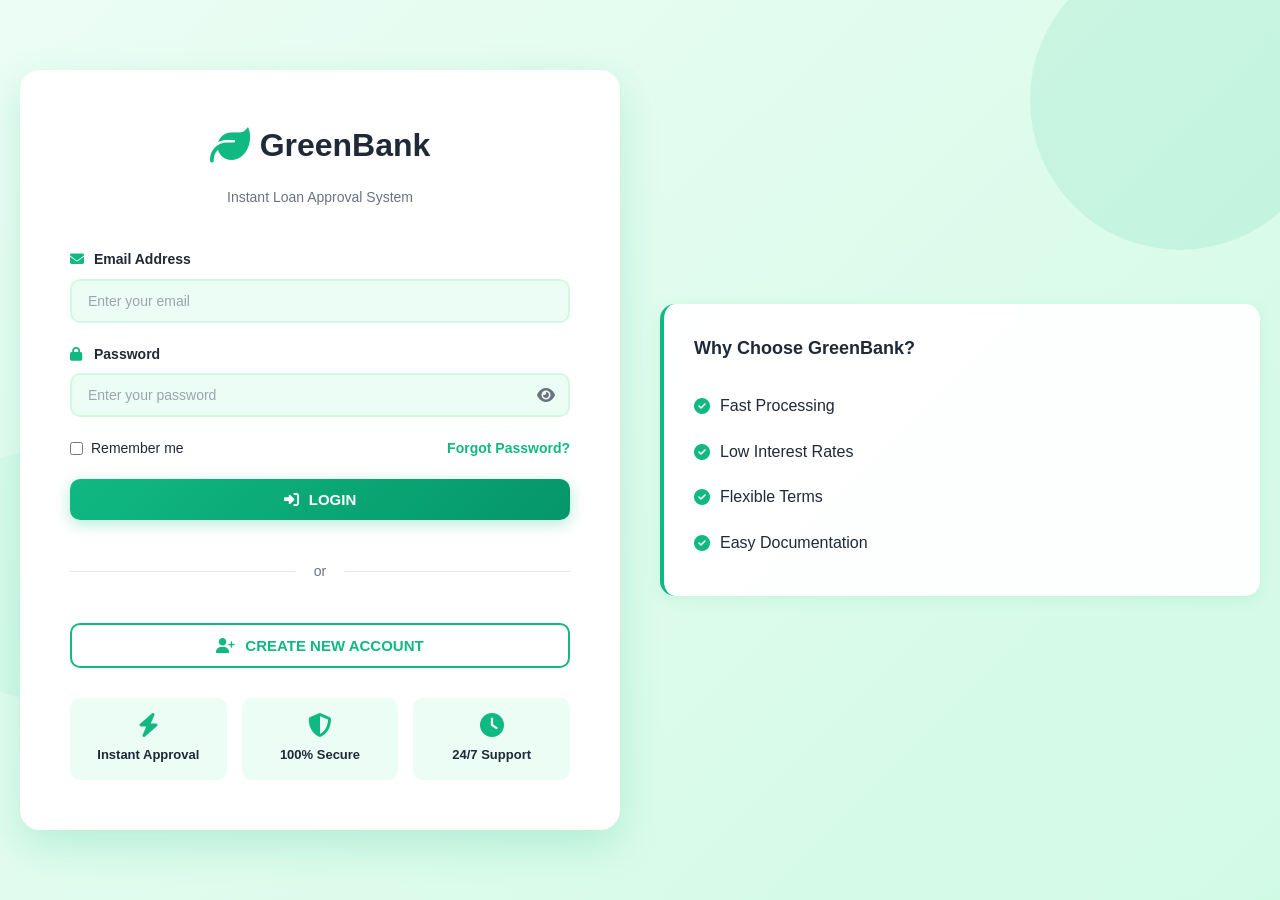
<file: index.html>
<!DOCTYPE html>
<html lang="en">
<head>
    <meta charset="UTF-8">
    <meta name="viewport" content="width=device-width, initial-scale=1.0">
    <title>GreenBank - Quick Loan Approval System</title>
    <link rel="stylesheet" href="styles.css">
    <link rel="stylesheet" href="https://cdnjs.cloudflare.com/ajax/libs/font-awesome/6.4.0/css/all.min.css">
</head>
<body class="login-page">
    <div class="login-background">
        <div class="geometric-shapes">
            <div class="shape shape-1"></div>
            <div class="shape shape-2"></div>
            <div class="shape shape-3"></div>
        </div>
    </div>

    <div class="login-container">
        <div class="login-box">
            <div class="login-header">
                <div class="logo">
                    <i class="fas fa-leaf"></i>
                    <h1>GreenBank</h1>
                </div>
                <p class="tagline">Instant Loan Approval System</p>
            </div>

            <form id="loginForm" class="login-form">
                <div class="form-group">
                    <label for="loginEmail">
                        <i class="fas fa-envelope"></i> Email Address
                    </label>
                    <input 
                        type="email" 
                        id="loginEmail" 
                        placeholder="Enter your email"
                        required
                    >
                </div>

                <div class="form-group">
                    <label for="loginPassword">
                        <i class="fas fa-lock"></i> Password
                    </label>
                    <input 
                        type="password" 
                        id="loginPassword" 
                        placeholder="Enter your password"
                        required
                    >
                    <span class="toggle-password" onclick="togglePassword('loginPassword')">
                        <i class="fas fa-eye"></i>
                    </span>
                </div>

                <div class="remember-forgot">
                    <label class="remember-me">
                        <input type="checkbox" name="remember">
                        <span>Remember me</span>
                    </label>
                    <a href="#" class="forgot-password">Forgot Password?</a>
                </div>

                <button type="submit" class="btn btn-login">
                    <i class="fas fa-sign-in-alt"></i> LOGIN
                </button>

                <div class="divider">
                    <span>or</span>
                </div>

                <button type="button" class="btn btn-signup" onclick="navigateToSignup()">
                    <i class="fas fa-user-plus"></i> CREATE NEW ACCOUNT
                </button>
            </form>

            <div class="login-features">
                <div class="feature">
                    <i class="fas fa-bolt"></i>
                    <p>Instant Approval</p>
                </div>
                <div class="feature">
                    <i class="fas fa-shield-alt"></i>
                    <p>100% Secure</p>
                </div>
                <div class="feature">
                    <i class="fas fa-clock"></i>
                    <p>24/7 Support</p>
                </div>
            </div>
        </div>

        <div class="login-info">
            <div class="info-card">
                <h3>Why Choose GreenBank?</h3>
                <ul>
                    <li><i class="fas fa-check-circle"></i> Fast Processing</li>
                    <li><i class="fas fa-check-circle"></i> Low Interest Rates</li>
                    <li><i class="fas fa-check-circle"></i> Flexible Terms</li>
                    <li><i class="fas fa-check-circle"></i> Easy Documentation</li>
                </ul>
            </div>
        </div>
    </div>

    <script src="script.js"></script>
</body>
</html>
</file>
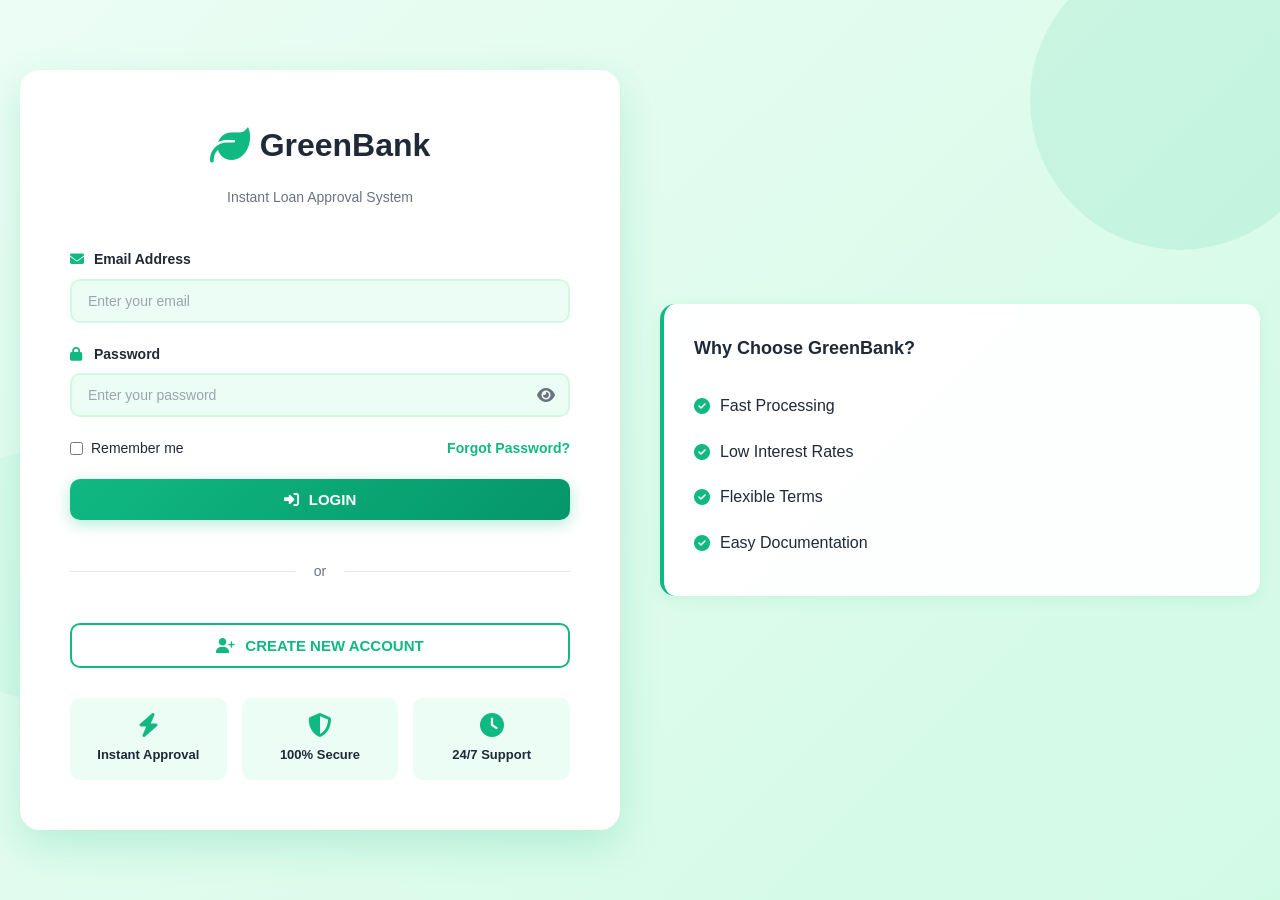
<file: dashboard.html>
<!DOCTYPE html>
<html lang="en">
<head>
    <meta charset="UTF-8">
    <meta name="viewport" content="width=device-width, initial-scale=1.0">
    <title>Dashboard - GreenBank</title>
    <link rel="stylesheet" href="styles.css">
    <link rel="stylesheet" href="https://cdnjs.cloudflare.com/ajax/libs/font-awesome/6.4.0/css/all.min.css">
</head>
<body class="dashboard-page">
    <!-- Sidebar Navigation -->
    <aside class="sidebar">
        <div class="sidebar-brand">
            <i class="fas fa-leaf"></i>
            <h2>GreenBank</h2>
        </div>

        <nav class="sidebar-menu">
            <a href="#" class="menu-item active" onclick="showSection('overview', event)">
                <i class="fas fa-home"></i>
                <span>Overview</span>
            </a>
            <a href="#" class="menu-item" onclick="showSection('applyloan', event)">
                <i class="fas fa-file-alt"></i>
                <span>Apply for Loan</span>
            </a>
            <a href="#" class="menu-item" onclick="showSection('myloans', event)">
                <i class="fas fa-credit-card"></i>
                <span>My Loans</span>
            </a>
            <a href="#" class="menu-item" onclick="showSection('profile', event)">
                <i class="fas fa-user-circle"></i>
                <span>Profile</span>
            </a>
            <a href="#" class="menu-item" onclick="showSection('settings', event)">
                <i class="fas fa-cog"></i>
                <span>Settings</span>
            </a>
        </nav>

        <div class="sidebar-footer">
            <button class="logout-btn" onclick="logout()">
                <i class="fas fa-sign-out-alt"></i>
                <span>Logout</span>
            </button>
        </div>
    </aside>

    <!-- Main Content -->
    <main class="main-dashboard">
        <!-- Top Header -->
        <header class="dashboard-header">
            <div class="header-left">
                <h1 id="greetingText">Welcome back!</h1>
            </div>
            <div class="header-right">
                <div class="search-box">
                    <i class="fas fa-search"></i>
                    <input type="text" placeholder="Search...">
                </div>
                <div class="user-profile">
                    <img id="profileAvatar" src="https://via.placeholder.com/40" alt="Profile">
                    <div class="profile-info">
                        <p id="userName">User</p>
                        <small id="userEmail">user@greenbank.com</small>
                    </div>
                </div>
            </div>
        </header>

        <!-- Overview Section -->
        <section id="overview" class="content-section active">
            <div class="section-title">
                <h2>Dashboard Overview</h2>
                <p>Here's your financial summary</p>
            </div>

            <div class="cards-grid">
                <div class="card card-balance">
                    <div class="card-icon">
                        <i class="fas fa-wallet"></i>
                    </div>
                    <div class="card-content">
                        <p class="card-label">Total Borrowed</p>
                        <h3 id="totalBorrowed">$0.00</h3>
                    </div>
                </div>

                <div class="card card-loans">
                    <div class="card-icon">
                        <i class="fas fa-chart-line"></i>
                    </div>
                    <div class="card-content">
                        <p class="card-label">Active Loans</p>
                        <h3 id="activeLoans">0</h3>
                    </div>
                </div>

                <div class="card card-approved">
                    <div class="card-icon">
                        <i class="fas fa-check-circle"></i>
                    </div>
                    <div class="card-content">
                        <p class="card-label">Completed Loans</p>
                        <h3 id="completedLoans">0</h3>
                    </div>
                </div>

                <div class="card card-score">
                    <div class="card-icon">
                        <i class="fas fa-star"></i>
                    </div>
                    <div class="card-content">
                        <p class="card-label">Credit Score</p>
                        <h3 id="creditScore">650</h3>
                    </div>
                </div>
            </div>

            <div class="chart-section">
                <div class="recent-activity">
                    <h3>Recent Activity</h3>
                    <table class="activity-table">
                        <thead>
                            <tr>
                                <th>Date</th>
                                <th>Loan Type</th>
                                <th>Amount</th>
                                <th>Status</th>
                                <th>Interest Rate</th>
                            </tr>
                        </thead>
                        <tbody id="activityBody">
                            <tr>
                                <td colspan="5" style="text-align: center; padding: 20px; color: #999;">
                                    No recent activity
                                </td>
                            </tr>
                        </tbody>
                    </table>
                </div>
            </div>
        </section>

        <!-- Apply for Loan Section -->
        <section id="applyloan" class="content-section">
            <div class="section-title">
                <h2>Apply for Loan</h2>
                <p>Get instant loan approval in minutes</p>
            </div>

            <div class="loan-application-container">
                <form id="loanApplicationForm" class="loan-form">
                    <div class="form-section">
                        <h3>Loan Details</h3>

                        <div class="form-row">
                            <div class="form-group">
                                <label for="loanAmount">
                                    <i class="fas fa-dollar-sign"></i> Loan Amount
                                </label>
                                <div class="input-with-slider">
                                    <input 
                                        type="number" 
                                        id="loanAmount" 
                                        placeholder="50,000"
                                        min="1000"
                                        max="500000"
                                        step="1000"
                                        required
                                    >
                                </div>
                                <input type="range" id="loanAmountSlider" min="1000" max="500000" step="1000" value="50000">
                            </div>

                            <div class="form-group">
                                <label for="loanTerm">
                                    <i class="fas fa-calendar"></i> Loan Duration
                                </label>
                                <select id="loanTerm" required>
                                    <option value="">Select Duration</option>
                                    <option value="6">6 Months</option>
                                    <option value="12">12 Months</option>
                                    <option value="24">24 Months</option>
                                    <option value="36">36 Months</option>
                                    <option value="48">48 Months</option>
                                    <option value="60">60 Months</option>
                                </select>
                            </div>
                        </div>

                        <div class="form-row">
                            <div class="form-group">
                                <label for="loanPurpose">
                                    <i class="fas fa-list"></i> Purpose of Loan
                                </label>
                                <select id="loanPurpose" required>
                                    <option value="">Select Purpose</option>
                                    <option value="home">🏠 Home Purchase</option>
                                    <option value="car">🚗 Auto Loan</option>
                                    <option value="business">💼 Business Expansion</option>
                                    <option value="education">📚 Education</option>
                                    <option value="debt">💳 Debt Consolidation</option>
                                    <option value="medical">🏥 Medical Emergency</option>
                                    <option value="other">📄 Other</option>
                                </select>
                            </div>

                            <div class="form-group">
                                <label for="employmentStatus">
                                    <i class="fas fa-briefcase"></i> Current Employment
                                </label>
                                <select id="employmentStatus" required>
                                    <option value="">Select Status</option>
                                    <option value="employed">Employed</option>
                                    <option value="self-employed">Self-Employed</option>
                                    <option value="retired">Retired</option>
                                    <option value="student">Student</option>
                                </select>
                            </div>
                        </div>
                    </div>

                    <div class="form-section">
                        <h3>Additional Information</h3>
                        <div class="form-group">
                            <label for="loanDescription">
                                <i class="fas fa-sticky-note"></i> Additional Details
                            </label>
                            <textarea 
                                id="loanDescription" 
                                placeholder="Tell us more about your loan requirement..."
                                rows="4"
                            ></textarea>
                        </div>
                    </div>

                    <div class="loan-calculator">
                        <h3>Loan Calculator</h3>
                        <div class="calc-grid">
                            <div class="calc-item">
                                <span>Monthly Payment</span>
                                <h4 id="monthlyPayment">$0.00</h4>
                            </div>
                            <div class="calc-item">
                                <span>Interest Rate</span>
                                <h4 id="interestRate">5.5%</h4>
                            </div>
                            <div class="calc-item">
                                <span>Total Amount</span>
                                <h4 id="totalAmount">$0.00</h4>
                            </div>
                        </div>
                    </div>

                    <button type="submit" class="btn btn-submit-loan">
                        <i class="fas fa-paper-plane"></i> SUBMIT APPLICATION
                    </button>
                </form>

                <div class="loan-info-sidebar">
                    <div class="info-card">
                        <h4>How It Works</h4>
                        <ol>
                            <li>Fill the application form</li>
                            <li>Instant verification</li>
                            <li>Auto approval (in most cases)</li>
                            <li>Funds transfer to your account</li>
                        </ol>
                    </div>
                    <div class="info-card">
                        <h4>Approval Criteria</h4>
                        <ul>
                            <li>✓ Minimum age: 18 years</li>
                            <li>✓ Annual income: $20k+</li>
                            <li>✓ Valid ID required</li>
                            <li>✓ Good credit history</li>
                        </ul>
                    </div>
                </div>
            </div>
        </section>

        <!-- My Loans Section -->
        <section id="myloans" class="content-section">
            <div class="section-title">
                <h2>My Loans</h2>
                <p>Manage and track all your loans</p>
            </div>

            <div class="loans-container" id="loansContainer">
                <div class="empty-state">
                    <i class="fas fa-inbox"></i>
                    <h3>No loans yet</h3>
                    <p>Start by applying for your first loan</p>
                    <button class="btn btn-apply" onclick="showSection('applyloan', event)">
                        Apply Now
                    </button>
                </div>
            </div>
        </section>

        <!-- Profile Section -->
        <section id="profile" class="content-section">
            <div class="section-title">
                <h2>My Profile</h2>
                <p>Update your personal information</p>
            </div>

            <form id="profileForm" class="profile-form">
                <div class="form-section">
                    <h3>Personal Information</h3>
                    
                    <div class="form-row">
                        <div class="form-group">
                            <label for="profFirstName">First Name</label>
                            <input type="text" id="profFirstName" required>
                        </div>
                        <div class="form-group">
                            <label for="profLastName">Last Name</label>
                            <input type="text" id="profLastName" required>
                        </div>
                    </div>

                    <div class="form-group">
                        <label for="profEmail">Email Address</label>
                        <input type="email" id="profEmail" disabled>
                    </div>

                    <div class="form-row">
                        <div class="form-group">
                            <label for="profPhone">Phone Number</label>
                            <input type="tel" id="profPhone" required>
                        </div>
                        <div class="form-group">
                            <label for="profDOB">Date of Birth</label>
                            <input type="date" id="profDOB" required>
                        </div>
                    </div>
                </div>

                <div class="form-section">
                    <h3>Financial Information</h3>
                    
                    <div class="form-row">
                        <div class="form-group">
                            <label for="profIncome">Annual Income</label>
                            <input type="number" id="profIncome" required>
                        </div>
                        <div class="form-group">
                            <label for="profEmployment">Employment Status</label>
                            <select id="profEmployment" required>
                                <option value="employed">Employed</option>
                                <option value="self-employed">Self-Employed</option>
                                <option value="retired">Retired</option>
                                <option value="student">Student</option>
                            </select>
                        </div>
                    </div>
                </div>

                <button type="submit" class="btn btn-save-profile">
                    <i class="fas fa-save"></i> Save Changes
                </button>
            </form>
        </section>

        <!-- Settings Section -->
        <section id="settings" class="content-section">
            <div class="section-title">
                <h2>Settings</h2>
                <p>Manage your account preferences</p>
            </div>

            <div class="settings-container">
                <div class="settings-card">
                    <h3>Security</h3>
                    <div class="setting-item">
                        <div>
                            <p class="setting-label">Change Password</p>
                            <small>Update your account password</small>
                        </div>
                        <button class="btn btn-secondary" onclick="openPasswordModal()">
                            Change
                        </button>
                    </div>
                    <div class="setting-item">
                        <div>
                            <p class="setting-label">Two-Factor Authentication</p>
                            <small>Add an extra layer of security</small>
                        </div>
                        <button class="btn btn-secondary" onclick="enable2FA()">
                            Enable
                        </button>
                    </div>
                </div>

                <div class="settings-card">
                    <h3>Notifications</h3>
                    <div class="setting-toggle">
                        <label>
                            <input type="checkbox" checked>
                            <span class="toggle-slider"></span>
                            Email Notifications
                        </label>
                    </div>
                    <div class="setting-toggle">
                        <label>
                            <input type="checkbox" checked>
                            <span class="toggle-slider"></span>
                            SMS Alerts
                        </label>
                    </div>
                    <div class="setting-toggle">
                        <label>
                            <input type="checkbox">
                            <span class="toggle-slider"></span>
                            Marketing Emails
                        </label>
                    </div>
                </div>

                <div class="settings-card">
                    <h3>Privacy</h3>
                    <div class="setting-toggle">
                        <label>
                            <input type="checkbox" checked>
                            <span class="toggle-slider"></span>
                            Show Profile to Other Users
                        </label>
                    </div>
                </div>
            </div>
        </section>
    </main>

    <!-- Password Change Modal -->
    <div id="passwordModal" class="modal">
        <div class="modal-content">
            <div class="modal-header">
                <h2>Change Password</h2>
                <button class="close-btn" onclick="closePasswordModal()">
                    <i class="fas fa-times"></i>
                </button>
            </div>
            <form id="changePasswordForm">
                <div class="form-group">
                    <label for="currentPassword">Current Password</label>
                    <input type="password" id="currentPassword" required>
                </div>
                <div class="form-group">
                    <label for="newPassword">New Password</label>
                    <input type="password" id="newPassword" required>
                </div>
                <div class="form-group">
                    <label for="confirmNewPassword">Confirm Password</label>
                    <input type="password" id="confirmNewPassword" required>
                </div>
                <button type="submit" class="btn btn-submit">Update Password</button>
            </form>
        </div>
    </div>

    <script src="script.js"></script>
</body>
</html>
</file>
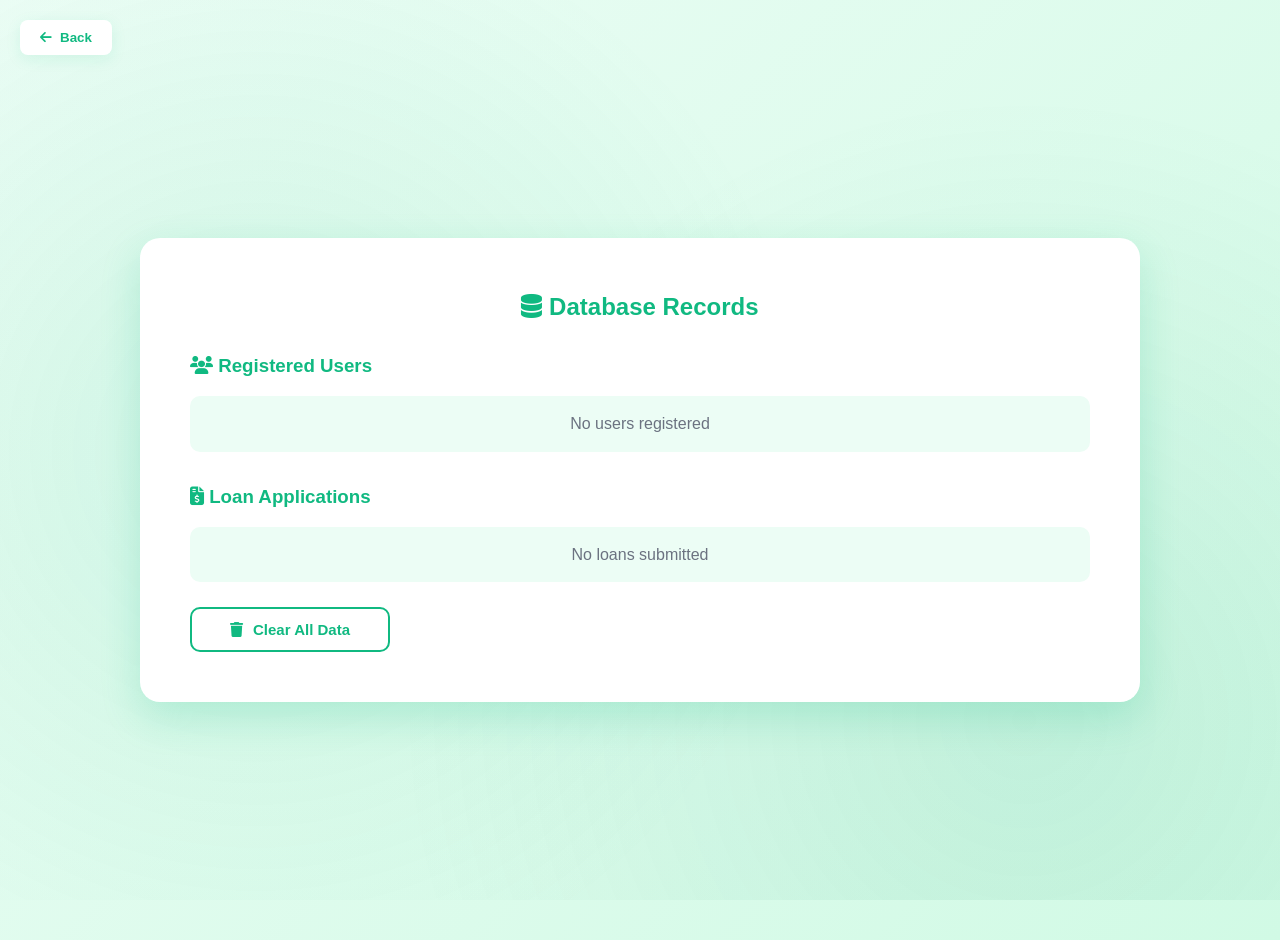
<file: database.html>
<!DOCTYPE html>
<html lang="en">
<head>
    <meta charset="UTF-8">
    <meta name="viewport" content="width=device-width, initial-scale=1.0">
    <title>Database Viewer - GreenBank</title>
    <link rel="stylesheet" href="styles.css">
    <link rel="stylesheet" href="https://cdnjs.cloudflare.com/ajax/libs/font-awesome/6.4.0/css/all.min.css">
</head>
<body class="signup-page">
    <div class="signup-background">
        <div class="animated-bg"></div>
    </div>

    <div class="signup-container">
        <button class="back-btn" onclick="window.location.href='index.html'">
            <i class="fas fa-arrow-left"></i> Back
        </button>

        <div class="signup-box" style="max-width: 1000px;">
            <h2 style="color: var(--primary-green); margin-bottom: 25px; text-align: center;">
                <i class="fas fa-database"></i> Database Records
            </h2>

            <div style="margin-bottom: 30px;">
                <h3 style="color: var(--primary-green); margin-bottom: 15px;">
                    <i class="fas fa-users"></i> Registered Users
                </h3>
                <div id="usersContainer" style="background: var(--lighter-green); padding: 15px; border-radius: 10px; max-height: 300px; overflow-y: auto;">
                    <p style="color: var(--text-light); text-align: center;">No users registered</p>
                </div>
            </div>

            <div>
                <h3 style="color: var(--primary-green); margin-bottom: 15px;">
                    <i class="fas fa-file-invoice-dollar"></i> Loan Applications
                </h3>
                <div id="loansContainer" style="background: var(--lighter-green); padding: 15px; border-radius: 10px; max-height: 300px; overflow-y: auto;">
                    <p style="color: var(--text-light); text-align: center;">No loans submitted</p>
                </div>
            </div>

            <button class="btn btn-secondary" onclick="clearDatabase()" style="margin-top: 25px; width: 200px;">
                <i class="fas fa-trash"></i> Clear All Data
            </button>
        </div>
    </div>

    <script>
        function loadDatabase() {
            const users = JSON.parse(localStorage.getItem('bankUsers')) || [];
            const loans = JSON.parse(localStorage.getItem('bankLoans')) || [];

            const usersContainer = document.getElementById('usersContainer');
            const loansContainer = document.getElementById('loansContainer');

            if (users.length === 0) {
                usersContainer.innerHTML = '<p style="color: var(--text-light); text-align: center;">No users registered</p>';
            } else {
                usersContainer.innerHTML = users.map((user, index) => `
                    <div style="background: white; padding: 12px; border-radius: 8px; margin-bottom: 10px; font-size: 13px;">
                        <strong>${index + 1}. ${user.firstName} ${user.lastName}</strong><br>
                        Email: ${user.email}<br>
                        Phone: ${user.phone}<br>
                        Income: $${user.annualIncome?.toLocaleString()}<br>
                        Credit Score: ${user.creditScore}
                    </div>
                `).join('');
            }

            if (loans.length === 0) {
                loansContainer.innerHTML = '<p style="color: var(--text-light); text-align: center;">No loans submitted</p>';
            } else {
                loansContainer.innerHTML = loans.map((loan, index) => `
                    <div style="background: white; padding: 12px; border-radius: 8px; margin-bottom: 10px; font-size: 13px;">
                        <strong>${index + 1}. ${loan.loanPurpose.toUpperCase()}</strong> - <span class="badge ${loan.status}">${loan.status}</span><br>
                        Amount: $${parseFloat(loan.loanAmount).toLocaleString()}<br>
                        Term: ${loan.loanTerm} months | Rate: ${loan.interestRate}%<br>
                        Applied: ${new Date(loan.createdAt).toLocaleDateString()}
                    </div>
                `).join('');
            }
        }

        function clearDatabase() {
            if (confirm('Are you sure you want to clear all data?')) {
                localStorage.removeItem('bankUsers');
                localStorage.removeItem('bankLoans');
                localStorage.removeItem('currentUser');
                loadDatabase();
            }
        }

        loadDatabase();
        setInterval(loadDatabase, 2000);
    </script>
</body>
</html>
</file>
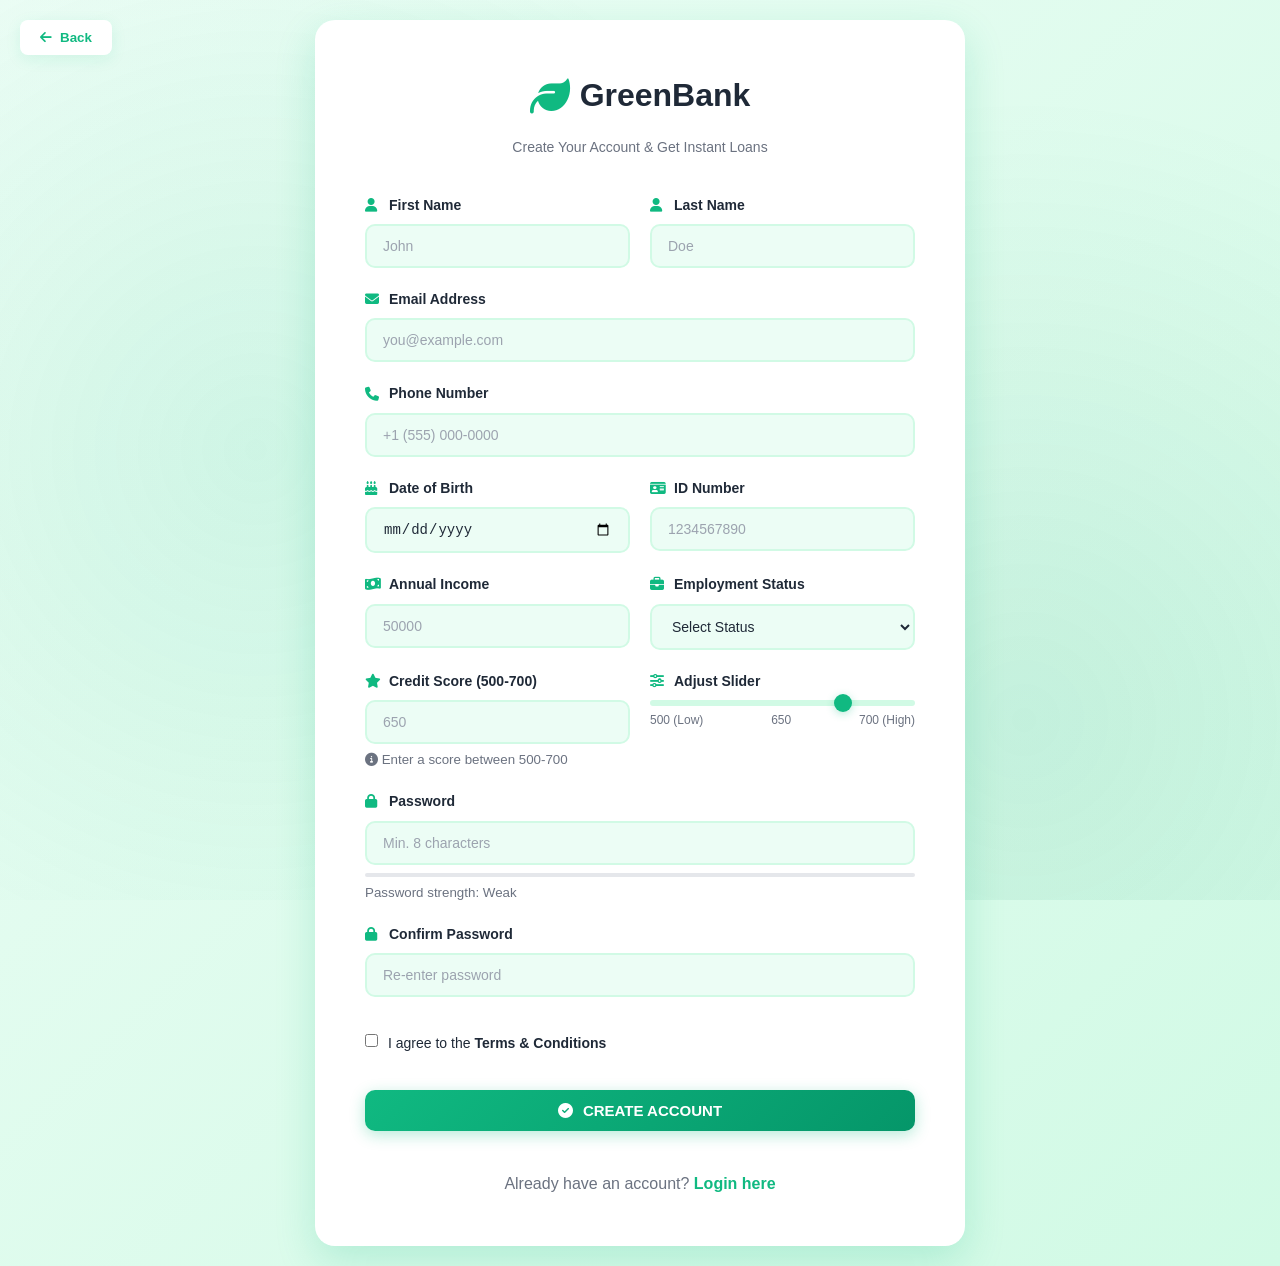
<file: signup.html>
<!DOCTYPE html>
<html lang="en">
<head>
    <meta charset="UTF-8">
    <meta name="viewport" content="width=device-width, initial-scale=1.0">
    <title>GreenBank - Create Account</title>
    <link rel="stylesheet" href="styles.css">
    <link rel="stylesheet" href="https://cdnjs.cloudflare.com/ajax/libs/font-awesome/6.4.0/css/all.min.css">
</head>
<body class="signup-page">
    <div class="signup-background">
        <div class="animated-bg"></div>
    </div>

    <div class="signup-container">
        <button class="back-btn" onclick="navigateToLogin()">
            <i class="fas fa-arrow-left"></i> Back
        </button>

        <div class="signup-box">
            <div class="signup-header">
                <div class="logo">
                    <i class="fas fa-leaf"></i>
                    <h1>GreenBank</h1>
                </div>
                <p class="tagline">Create Your Account & Get Instant Loans</p>
            </div>

            <form id="signupForm" class="signup-form">
                <div class="form-row">
                    <div class="form-group">
                        <label for="firstName">
                            <i class="fas fa-user"></i> First Name
                        </label>
                        <input 
                            type="text" 
                            id="firstName" 
                            placeholder="John"
                            required
                        >
                    </div>
                    <div class="form-group">
                        <label for="lastName">
                            <i class="fas fa-user"></i> Last Name
                        </label>
                        <input 
                            type="text" 
                            id="lastName" 
                            placeholder="Doe"
                            required
                        >
                    </div>
                </div>

                <div class="form-group">
                    <label for="signupEmail">
                        <i class="fas fa-envelope"></i> Email Address
                    </label>
                    <input 
                        type="email" 
                        id="signupEmail" 
                        placeholder="you@example.com"
                        required
                    >
                </div>

                <div class="form-group">
                    <label for="phone">
                        <i class="fas fa-phone"></i> Phone Number
                    </label>
                    <input 
                        type="tel" 
                        id="phone" 
                        placeholder="+1 (555) 000-0000"
                        required
                    >
                </div>

                <div class="form-row">
                    <div class="form-group">
                        <label for="dateOfBirth">
                            <i class="fas fa-birthday-cake"></i> Date of Birth
                        </label>
                        <input 
                            type="date" 
                            id="dateOfBirth"
                            required
                        >
                    </div>
                    <div class="form-group">
                        <label for="idNumber">
                            <i class="fas fa-id-card"></i> ID Number
                        </label>
                        <input 
                            type="text" 
                            id="idNumber" 
                            placeholder="1234567890"
                            required
                        >
                    </div>
                </div>

                <div class="form-row">
                    <div class="form-group">
                        <label for="annualIncome">
                            <i class="fas fa-money-bill-wave"></i> Annual Income
                        </label>
                        <input 
                            type="number" 
                            id="annualIncome" 
                            placeholder="50000"
                            min="0"
                            required
                        >
                    </div>
                    <div class="form-group">
                        <label for="employment">
                            <i class="fas fa-briefcase"></i> Employment Status
                        </label>
                        <select id="employment" required>
                            <option value="">Select Status</option>
                            <option value="employed">Employed</option>
                            <option value="self-employed">Self-Employed</option>
                            <option value="retired">Retired</option>
                            <option value="student">Student</option>
                        </select>
                    </div>
                </div>

                <div class="form-row">
                    <div class="form-group">
                        <label for="creditScore">
                            <i class="fas fa-star"></i> Credit Score (500-700)
                        </label>
                        <input 
                            type="number" 
                            id="creditScore" 
                            placeholder="650"
                            min="500"
                            max="700"
                            step="1"
                            required
                        >
                        <small style="color: var(--text-light); display: block; margin-top: 5px;">
                            <i class="fas fa-info-circle"></i> Enter a score between 500-700
                        </small>
                    </div>
                    <div class="form-group">
                        <label for="creditScoreSlider">
                            <i class="fas fa-sliders-h"></i> Adjust Slider
                        </label>
                        <input type="range" id="creditScoreSlider" min="500" max="700" value="650" style="width: 100%;">
                        <div style="display: flex; justify-content: space-between; font-size: 12px; color: var(--text-light); margin-top: 5px;">
                            <span>500 (Low)</span>
                            <span id="sliderValue">650</span>
                            <span>700 (High)</span>
                        </div>
                    </div>
                </div>

                <div class="form-group">
                    <label for="signupPassword">
                        <i class="fas fa-lock"></i> Password
                    </label>
                    <input 
                        type="password" 
                        id="signupPassword" 
                        placeholder="Min. 8 characters"
                        required
                    >
                    <div class="password-strength">
                        <div class="strength-bar" id="strengthBar"></div>
                    </div>
                    <small id="passwordHint">Password strength: <span id="strengthText">Weak</span></small>
                </div>

                <div class="form-group">
                    <label for="confirmPassword">
                        <i class="fas fa-lock"></i> Confirm Password
                    </label>
                    <input 
                        type="password" 
                        id="confirmPassword" 
                        placeholder="Re-enter password"
                        required
                    >
                </div>

                <label class="terms-checkbox">
                    <input type="checkbox" name="terms" required>
                    <span>I agree to the <strong>Terms & Conditions</strong></span>
                </label>

                <button type="submit" class="btn btn-register">
                    <i class="fas fa-check-circle"></i> CREATE ACCOUNT
                </button>

                <div class="login-link">
                    Already have an account? <a href="index.html">Login here</a>
                </div>
            </form>
        </div>
    </div>

    <script src="script.js"></script>
</body>
</html>
</file>
<file: styles.css>
/* ==================== ROOT VARIABLES ==================== */
:root {
    --primary-green: #10b981;
    --dark-green: #059669;
    --darker-green: #047857;
    --light-green: #d1fae5;
    --lighter-green: #ecfdf5;
    --accent-green: #6ee7b7;
    --white: #ffffff;
    --text-dark: #1f2937;
    --text-light: #6b7280;
    --text-lighter: #9ca3af;
    --border-color: #e5e7eb;
    --bg-light: #f9fafb;
    --shadow: 0 4px 15px rgba(16, 185, 129, 0.1);
    --shadow-md: 0 8px 25px rgba(16, 185, 129, 0.15);
    --shadow-lg: 0 15px 40px rgba(16, 185, 129, 0.2);
    --transition: all 0.3s cubic-bezier(0.4, 0, 0.2, 1);
}

/* ==================== GLOBAL STYLES ==================== */
* {
    margin: 0;
    padding: 0;
    box-sizing: border-box;
}

html {
    scroll-behavior: smooth;
}

body {
    font-family: 'Segoe UI', -apple-system, BlinkMacSystemFont, 'Helvetica Neue', sans-serif;
    background: var(--white);
    color: var(--text-dark);
    line-height: 1.6;
}

/* ==================== LOGIN PAGE STYLES ==================== */
.login-page {
    background: linear-gradient(135deg, #ecfdf5 0%, #d1fae5 100%);
    min-height: 100vh;
}

.login-background {
    position: fixed;
    top: 0;
    left: 0;
    width: 100%;
    height: 100%;
    z-index: -1;
    overflow: hidden;
}

.geometric-shapes {
    position: relative;
    width: 100%;
    height: 100%;
}

.shape {
    position: absolute;
    border-radius: 50%;
    opacity: 0.1;
    animation: float 6s ease-in-out infinite;
}

.shape-1 {
    width: 300px;
    height: 300px;
    background: var(--primary-green);
    top: -50px;
    right: -50px;
}

.shape-2 {
    width: 200px;
    height: 200px;
    background: var(--dark-green);
    bottom: 100px;
    left: 50px;
    animation-delay: 2s;
}

.shape-3 {
    width: 250px;
    height: 250px;
    background: var(--accent-green);
    top: 50%;
    left: -80px;
    animation-delay: 4s;
}

@keyframes float {
    0%, 100% { 
        transform: translateY(0px); 
    }
    50% { 
        transform: translateY(20px); 
    }
}

.login-container {
    display: grid;
    grid-template-columns: 1fr 1fr;
    align-items: center;
    justify-content: center;
    min-height: 100vh;
    padding: 20px;
    gap: 40px;
    position: relative;
    z-index: 1;
}

.login-box {
    background: white;
    border-radius: 20px;
    padding: 50px;
    box-shadow: var(--shadow-lg);
    animation: slideInLeft 0.6s ease-out;
}

@keyframes slideInLeft {
    from {
        opacity: 0;
        transform: translateX(-50px);
    }
    to {
        opacity: 1;
        transform: translateX(0);
    }
}

.login-header {
    text-align: center;
    margin-bottom: 40px;
}

.logo {
    display: flex;
    align-items: center;
    justify-content: center;
    gap: 10px;
    margin-bottom: 15px;
}

.logo i {
    font-size: 40px;
    color: var(--primary-green);
}

.logo h1 {
    font-size: 32px;
    color: var(--text-dark);
    margin: 0;
}

.tagline {
    color: var(--text-light);
    font-size: 14px;
    margin: 10px 0 0 0;
}

.login-form {
    display: flex;
    flex-direction: column;
    gap: 20px;
}

.form-group {
    display: flex;
    flex-direction: column;
    position: relative;
}

.form-group label {
    font-weight: 600;
    margin-bottom: 8px;
    color: var(--text-dark);
    font-size: 14px;
    display: flex;
    align-items: center;
    gap: 8px;
}

.form-group label i {
    color: var(--primary-green);
    width: 16px;
}

.form-group input,
.form-group select,
.form-group textarea {
    padding: 12px 16px;
    border: 2px solid var(--light-green);
    border-radius: 10px;
    font-size: 14px;
    transition: var(--transition);
    background: var(--lighter-green);
    color: var(--text-dark);
}

.form-group input::placeholder,
.form-group textarea::placeholder {
    color: var(--text-lighter);
}

.form-group input:focus,
.form-group select:focus,
.form-group textarea:focus {
    outline: none;
    border-color: var(--primary-green);
    box-shadow: 0 0 0 4px rgba(16, 185, 129, 0.1);
    background: var(--white);
}

.toggle-password {
    position: absolute;
    right: 15px;
    top: 40px;
    cursor: pointer;
    color: var(--text-light);
    transition: var(--transition);
}

.toggle-password:hover {
    color: var(--primary-green);
}

.remember-forgot {
    display: flex;
    justify-content: space-between;
    align-items: center;
    font-size: 14px;
}

.remember-me {
    display: flex;
    align-items: center;
    gap: 8px;
    cursor: pointer;
    color: var(--text-dark);
}

.remember-me input {
    width: auto;
    cursor: pointer;
    accent-color: var(--primary-green);
}

.forgot-password {
    color: var(--primary-green);
    text-decoration: none;
    font-weight: 600;
    transition: var(--transition);
}

.forgot-password:hover {
    color: var(--dark-green);
}

.divider {
    text-align: center;
    color: var(--text-light);
    font-size: 14px;
    margin: 20px 0;
    position: relative;
}

.divider::before,
.divider::after {
    content: '';
    position: absolute;
    top: 50%;
    width: 45%;
    height: 1px;
    background: var(--border-color);
}

.divider::before {
    left: 0;
}

.divider::after {
    right: 0;
}

/* ==================== BUTTONS ==================== */
.btn {
    padding: 12px 24px;
    border: none;
    border-radius: 10px;
    font-size: 15px;
    font-weight: 700;
    cursor: pointer;
    transition: var(--transition);
    display: inline-flex;
    align-items: center;
    justify-content: center;
    gap: 10px;
    text-decoration: none;
    width: 100%;
}

.btn-login,
.btn-register,
.btn-submit-loan,
.btn-save-profile,
.btn-submit {
    background: linear-gradient(135deg, var(--primary-green) 0%, var(--dark-green) 100%);
    color: white;
    box-shadow: 0 4px 15px rgba(16, 185, 129, 0.3);
}

.btn-login:hover,
.btn-register:hover,
.btn-submit-loan:hover,
.btn-save-profile:hover,
.btn-submit:hover {
    transform: translateY(-3px);
    box-shadow: 0 6px 25px rgba(16, 185, 129, 0.4);
}

.btn-login:active,
.btn-register:active,
.btn-submit-loan:active,
.btn-save-profile:active,
.btn-submit:active {
    transform: translateY(-1px);
}

.btn-signup,
.btn-secondary,
.btn-apply,
.btn-primary {
    background: white;
    color: var(--primary-green);
    border: 2px solid var(--primary-green);
    box-shadow: none;
}

.btn-primary {
    background: linear-gradient(135deg, var(--primary-green) 0%, var(--dark-green) 100%);
    color: white;
    box-shadow: 0 4px 15px rgba(16, 185, 129, 0.3);
    border: none;
}

.btn-signup:hover,
.btn-secondary:hover,
.btn-apply:hover,
.btn-primary:hover {
    background: var(--lighter-green);
    transform: translateY(-3px);
}

.btn-primary:hover {
    background: linear-gradient(135deg, var(--primary-green) 0%, var(--dark-green) 100%);
}

.login-features {
    display: grid;
    grid-template-columns: repeat(3, 1fr);
    gap: 15px;
    margin-top: 30px;
}

.feature {
    text-align: center;
    padding: 15px;
    border-radius: 10px;
    background: var(--lighter-green);
    transition: var(--transition);
}

.feature:hover {
    background: var(--light-green);
}

.feature i {
    font-size: 24px;
    color: var(--primary-green);
    margin-bottom: 8px;
}

.feature p {
    font-size: 13px;
    font-weight: 600;
    color: var(--text-dark);
}

.login-info {
    animation: slideInRight 0.6s ease-out;
}

@keyframes slideInRight {
    from {
        opacity: 0;
        transform: translateX(50px);
    }
    to {
        opacity: 1;
        transform: translateX(0);
    }
}

.info-card {
    background: rgba(255, 255, 255, 0.95);
    padding: 30px;
    border-radius: 15px;
    box-shadow: var(--shadow);
    backdrop-filter: blur(10px);
    border-left: 4px solid var(--primary-green);
}

.info-card h3 {
    color: var(--text-dark);
    margin-bottom: 20px;
    font-size: 18px;
}

.info-card ul,
.info-card ol {
    list-style: none;
}

.info-card li {
    padding: 10px 0;
    color: var(--text-dark);
    display: flex;
    align-items: center;
    gap: 10px;
    font-weight: 500;
}

.info-card i {
    color: var(--primary-green);
    font-size: 16px;
}

/* ==================== SIGNUP PAGE ==================== */
.signup-page {
    background: linear-gradient(135deg, #ecfdf5 0%, #d1fae5 100%);
    min-height: 100vh;
    padding: 20px;
}

.signup-background {
    position: fixed;
    top: 0;
    left: 0;
    width: 100%;
    height: 100%;
    z-index: -1;
}

.animated-bg {
    width: 100%;
    height: 100%;
    background: radial-gradient(circle at 20% 50%, rgba(16, 185, 129, 0.1) 0%, transparent 50%),
                radial-gradient(circle at 80% 80%, rgba(5, 150, 105, 0.1) 0%, transparent 50%);
    animation: gradient 15s ease infinite;
}

@keyframes gradient {
    0%, 100% { 
        opacity: 1; 
    }
    50% { 
        opacity: 0.8; 
    }
}

.signup-container {
    display: flex;
    align-items: center;
    justify-content: center;
    min-height: 100vh;
    position: relative;
    z-index: 1;
}

.back-btn {
    position: fixed;
    top: 20px;
    left: 20px;
    background: white;
    border: none;
    padding: 10px 20px;
    border-radius: 8px;
    cursor: pointer;
    display: flex;
    align-items: center;
    gap: 8px;
    color: var(--primary-green);
    font-weight: 600;
    box-shadow: var(--shadow);
    transition: var(--transition);
    z-index: 10;
}

.back-btn:hover {
    transform: translateX(-5px);
}

.signup-box {
    background: white;
    border-radius: 20px;
    padding: 50px;
    width: 100%;
    max-width: 650px;
    box-shadow: var(--shadow-lg);
    animation: slideUp 0.6s ease-out;
}

@keyframes slideUp {
    from {
        opacity: 0;
        transform: translateY(30px);
    }
    to {
        opacity: 1;
        transform: translateY(0);
    }
}

.signup-header {
    text-align: center;
    margin-bottom: 35px;
}

.signup-form {
    display: flex;
    flex-direction: column;
    gap: 20px;
}

.form-row {
    display: grid;
    grid-template-columns: 1fr 1fr;
    gap: 20px;
}

.password-strength {
    height: 4px;
    background: var(--border-color);
    border-radius: 4px;
    margin-top: 8px;
    overflow: hidden;
}

.strength-bar {
    height: 100%;
    width: 0%;
    background: #ef4444;
    transition: all 0.3s ease;
}

.strength-bar.weak {
    width: 33%;
    background: #ef4444;
}

.strength-bar.medium {
    width: 66%;
    background: #f59e0b;
}

.strength-bar.strong {
    width: 100%;
    background: var(--primary-green);
}

#passwordHint {
    color: var(--text-light);
    display: block;
    margin-top: 5px;
}

.terms-checkbox {
    display: flex;
    align-items: flex-start;
    gap: 10px;
    cursor: pointer;
    color: var(--text-dark);
    margin: 15px 0;
    font-size: 14px;
}

.terms-checkbox input {
    width: auto;
    margin-top: 2px;
    cursor: pointer;
    accent-color: var(--primary-green);
}

.login-link {
    text-align: center;
    margin-top: 20px;
    color: var(--text-light);
}

.login-link a {
    color: var(--primary-green);
    text-decoration: none;
    font-weight: 700;
    transition: var(--transition);
}

.login-link a:hover {
    color: var(--dark-green);
}

/* ==================== DASHBOARD STYLES ==================== */
.dashboard-page {
    display: grid;
    grid-template-columns: 280px 1fr;
    min-height: 100vh;
    background: var(--bg-light);
}

.sidebar {
    background: linear-gradient(180deg, var(--primary-green) 0%, var(--dark-green) 100%);
    color: white;
    padding: 30px 20px;
    display: flex;
    flex-direction: column;
    position: sticky;
    top: 0;
    height: 100vh;
    overflow-y: auto;
    box-shadow: var(--shadow-md);
}

.sidebar-brand {
    display: flex;
    align-items: center;
    gap: 12px;
    margin-bottom: 40px;
    padding-bottom: 20px;
    border-bottom: 2px solid rgba(255, 255, 255, 0.1);
}

.sidebar-brand i {
    font-size: 30px;
}

.sidebar-brand h2 {
    font-size: 24px;
    margin: 0;
}

.sidebar-menu {
    display: flex;
    flex-direction: column;
    gap: 10px;
    flex: 1;
}

.menu-item {
    padding: 12px 16px;
    border-radius: 10px;
    color: rgba(255, 255, 255, 0.8);
    text-decoration: none;
    display: flex;
    align-items: center;
    gap: 12px;
    transition: var(--transition);
    font-weight: 500;
}

.menu-item:hover,
.menu-item.active {
    background: rgba(255, 255, 255, 0.2);
    color: white;
    transform: translateX(5px);
}

.menu-item i {
    width: 20px;
    text-align: center;
}

.sidebar-footer {
    border-top: 2px solid rgba(255, 255, 255, 0.1);
    padding-top: 20px;
}

.logout-btn {
    width: 100%;
    padding: 12px 16px;
    background: rgba(255, 255, 255, 0.1);
    color: white;
    border: none;
    border-radius: 10px;
    cursor: pointer;
    display: flex;
    align-items: center;
    justify-content: center;
    gap: 10px;
    font-weight: 600;
    transition: var(--transition);
}

.logout-btn:hover {
    background: rgba(255, 255, 255, 0.2);
    transform: translateY(-2px);
}

.main-dashboard {
    display: flex;
    flex-direction: column;
    overflow-y: auto;
}

.dashboard-header {
    background: white;
    padding: 25px 30px;
    display: flex;
    justify-content: space-between;
    align-items: center;
    box-shadow: var(--shadow);
    margin-bottom: 30px;
}

.header-left h1 {
    color: var(--primary-green);
    font-size: 28px;
    margin: 0;
}

.header-right {
    display: flex;
    align-items: center;
    gap: 30px;
}

.search-box {
    position: relative;
    display: flex;
    align-items: center;
}

.search-box i {
    position: absolute;
    left: 12px;
    color: var(--text-light);
}

.search-box input {
    padding: 10px 12px 10px 36px;
    border: 2px solid var(--light-green);
    border-radius: 8px;
    width: 250px;
    transition: var(--transition);
}

.search-box input:focus {
    outline: none;
    border-color: var(--primary-green);
    box-shadow: 0 0 0 3px rgba(16, 185, 129, 0.1);
}

.user-profile {
    display: flex;
    align-items: center;
    gap: 12px;
}

.profile-img {
    width: 40px;
    height: 40px;
    border-radius: 50%;
    border: 3px solid var(--primary-green);
    object-fit: cover;
}

.profile-info p {
    margin: 0;
    font-weight: 600;
    color: var(--text-dark);
}

.profile-info small {
    display: block;
    color: var(--text-light);
    font-size: 12px;
}

.content-section {
    display: none;
    animation: fadeInSection 0.5s ease-out;
    padding: 0 30px 30px 30px;
}

.content-section.active {
    display: block;
}

@keyframes fadeInSection {
    from {
        opacity: 0;
        transform: translateY(10px);
    }
    to {
        opacity: 1;
        transform: translateY(0);
    }
}

.section-title {
    margin-bottom: 30px;
}

.section-title h2 {
    color: var(--text-dark);
    font-size: 28px;
    margin-bottom: 8px;
}

.section-title p {
    color: var(--text-light);
    font-size: 15px;
}

/* ==================== CARDS & GRID ==================== */
.cards-grid {
    display: grid;
    grid-template-columns: repeat(auto-fit, minmax(250px, 1fr));
    gap: 20px;
    margin-bottom: 30px;
}

.card {
    background: white;
    padding: 25px;
    border-radius: 15px;
    box-shadow: var(--shadow);
    display: flex;
    align-items: center;
    gap: 20px;
    transition: var(--transition);
    border-left: 4px solid var(--primary-green);
    position: relative;
    overflow: hidden;
}

.card::before {
    content: '';
    position: absolute;
    top: 0;
    right: -50px;
    width: 100px;
    height: 100px;
    background: var(--lighter-green);
    border-radius: 50%;
    opacity: 0;
    transition: var(--transition);
}

.card:hover {
    transform: translateY(-8px);
    box-shadow: var(--shadow-lg);
}

.card:hover::before {
    opacity: 0.5;
}

.card-icon {
    font-size: 40px;
    width: 60px;
    height: 60px;
    display: flex;
    align-items: center;
    justify-content: center;
    background: var(--lighter-green);
    border-radius: 12px;
    color: var(--primary-green);
    z-index: 1;
}

.card-content {
    flex: 1;
}

.card-label {
    color: var(--text-light);
    font-size: 13px;
    margin-bottom: 5px;
    text-transform: uppercase;
    letter-spacing: 0.5px;
    font-weight: 600;
}

.card h3 {
    color: var(--text-dark);
    font-size: 24px;
    margin: 0;
}

.chart-section {
    display: grid;
    grid-template-columns: 1fr;
    gap: 20px;
    margin-bottom: 30px;
}

.recent-activity {
    background: white;
    padding: 25px;
    border-radius: 15px;
    box-shadow: var(--shadow);
}

.activity-table {
    width: 100%;
    border-collapse: collapse;
    margin-top: 15px;
}

.activity-table thead {
    background: var(--lighter-green);
}

.activity-table th {
    padding: 12px;
    text-align: left;
    color: var(--primary-green);
    font-weight: 700;
    font-size: 13px;
    text-transform: uppercase;
}

.activity-table td {
    padding: 12px;
    border-bottom: 1px solid var(--border-color);
    color: var(--text-dark);
}

.activity-table tbody tr:hover {
    background: var(--lighter-green);
}

/* ==================== LOAN APPLICATION ==================== */
.loan-application-container {
    display: grid;
    grid-template-columns: 1fr 350px;
    gap: 25px;
}

.loan-form {
    background: white;
    padding: 30px;
    border-radius: 15px;
    box-shadow: var(--shadow);
}

.form-section {
    margin-bottom: 30px;
    padding-bottom: 30px;
    border-bottom: 2px solid var(--border-color);
}

.form-section:last-child {
    border-bottom: none;
    margin-bottom: 0;
    padding-bottom: 0;
}

.form-section h3 {
    color: var(--text-dark);
    margin-bottom: 20px;
    font-size: 16px;
    font-weight: 700;
}

.input-with-slider {
    margin-bottom: 15px;
}

.form-group input[type="range"] {
    width: 100%;
    height: 6px;
    border-radius: 3px;
    background: var(--light-green);
    outline: none;
    -webkit-appearance: none;
    padding: 0;
}

.form-group input[type="range"]::-webkit-slider-thumb {
    -webkit-appearance: none;
    appearance: none;
    width: 18px;
    height: 18px;
    border-radius: 50%;
    background: var(--primary-green);
    cursor: pointer;
    box-shadow: 0 2px 8px rgba(16, 185, 129, 0.3);
}

.form-group input[type="range"]::-moz-range-thumb {
    width: 18px;
    height: 18px;
    border-radius: 50%;
    background: var(--primary-green);
    cursor: pointer;
    border: none;
    box-shadow: 0 2px 8px rgba(16, 185, 129, 0.3);
}

.checkbox-group {
    display: flex;
    align-items: center;
    gap: 10px;
    cursor: pointer;
    margin: 20px 0;
    color: var(--text-dark);
    font-weight: 500;
}

.checkbox-group input {
    width: auto;
    accent-color: var(--primary-green);
}

.loan-calculator {
    background: linear-gradient(135deg, var(--lighter-green) 0%, var(--light-green) 100%);
    padding: 25px;
    border-radius: 12px;
    margin: 25px 0;
    border-left: 4px solid var(--primary-green);
}

.loan-calculator h3 {
    color: var(--primary-green);
    margin-bottom: 20px;
}

.calc-grid {
    display: grid;
    grid-template-columns: repeat(3, 1fr);
    gap: 15px;
}

.calc-item {
    text-align: center;
    padding: 15px;
    background: white;
    border-radius: 8px;
}

.calc-item span {
    display: block;
    font-size: 12px;
    color: var(--text-light);
    text-transform: uppercase;
    margin-bottom: 8px;
}

.calc-item h4 {
    color: var(--primary-green);
    font-size: 20px;
    margin: 0;
}

.loan-info-sidebar {
    display: flex;
    flex-direction: column;
    gap: 20px;
}

.loan-info-sidebar .info-card {
    background: white;
    border: none;
    padding: 20px;
}

.loan-info-sidebar .info-card h4 {
    color: var(--primary-green);
    margin-bottom: 15px;
    font-size: 15px;
}

.loan-info-sidebar ol,
.loan-info-sidebar ul {
    list-style: none;
}

.loan-info-sidebar li {
    padding: 8px 0;
    color: var(--text-dark);
    font-size: 14px;
    display: flex;
    gap: 10px;
}

/* ==================== LOANS CONTAINER ==================== */
.loans-container {
    display: grid;
    grid-template-columns: repeat(auto-fill, minmax(300px, 1fr));
    gap: 25px;
}

.loan-card {
    background: white;
    border-radius: 15px;
    padding: 25px;
    box-shadow: var(--shadow);
    border-top: 4px solid var(--primary-green);
    transition: var(--transition);
    position: relative;
    overflow: hidden;
}

.loan-card::before {
    content: '';
    position: absolute;
    top: 0;
    right: -100px;
    width: 200px;
    height: 200px;
    background: radial-gradient(circle, var(--lighter-green) 0%, transparent 70%);
    transition: var(--transition);
}

.loan-card:hover {
    transform: translateY(-8px);
    box-shadow: var(--shadow-lg);
}

.loan-card:hover::before {
    right: -50px;
}

.loan-header {
    display: flex;
    justify-content: space-between;
    align-items: flex-start;
    margin-bottom: 20px;
    position: relative;
    z-index: 2;
}

.loan-header h3 {
    color: var(--text-dark);
    margin: 0;
}

.loan-details {
    position: relative;
    z-index: 2;
}

.loan-details p {
    margin: 10px 0;
    color: var(--text-dark);
    font-size: 14px;
}

.loan-details strong {
    color: var(--primary-green);
}

.loan-progress {
    margin-top: 20px;
    position: relative;
    z-index: 2;
}

.progress-bar {
    height: 8px;
    background: var(--light-green);
    border-radius: 10px;
    overflow: hidden;
    margin-bottom: 8px;
}

.progress {
    height: 100%;
    background: linear-gradient(90deg, var(--primary-green) 0%, var(--accent-green) 100%);
    transition: width 0.3s ease;
}

.loan-progress span {
    font-size: 12px;
    color: var(--text-light);
    font-weight: 600;
}

.badge {
    display: inline-block;
    padding: 6px 14px;
    border-radius: 20px;
    font-size: 12px;
    font-weight: 700;
    text-transform: uppercase;
    letter-spacing: 0.5px;
}

.badge.approved {
    background: rgba(16, 185, 129, 0.15);
    color: var(--primary-green);
}

.badge.pending {
    background: rgba(245, 158, 11, 0.15);
    color: #f59e0b;
}

.badge.rejected {
    background: rgba(239, 68, 68, 0.15);
    color: #ef4444;
}

.badge.processing {
    background: rgba(59, 130, 246, 0.15);
    color: #3b82f6;
}

.badge.completed {
    background: rgba(16, 185, 129, 0.15);
    color: var(--primary-green);
}

.empty-state {
    text-align: center;
    padding: 60px 20px;
    color: var(--text-light);
}

.empty-state i {
    font-size: 80px;
    color: var(--light-green);
    margin-bottom: 20px;
}

.empty-state h3 {
    color: var(--text-dark);
    margin: 15px 0;
}

.empty-state p {
    margin-bottom: 25px;
    font-size: 15px;
}

/* ==================== PROFILE FORM ==================== */
.profile-form {
    background: white;
    padding: 30px;
    border-radius: 15px;
    box-shadow: var(--shadow);
    max-width: 700px;
}

/* ==================== SETTINGS ==================== */
.settings-container {
    display: flex;
    flex-direction: column;
    gap: 20px;
}

.settings-card {
    background: white;
    padding: 25px;
    border-radius: 15px;
    box-shadow: var(--shadow);
}

.settings-card h3 {
    color: var(--primary-green);
    margin-bottom: 20px;
    font-size: 18px;
}

.setting-item {
    display: flex;
    justify-content: space-between;
    align-items: center;
    padding: 15px 0;
    border-bottom: 1px solid var(--border-color);
}

.setting-item:last-child {
    border-bottom: none;
}

.setting-item > div {
    flex: 1;
}

.setting-label {
    color: var(--text-dark);
    font-weight: 600;
    margin: 0;
}

.setting-item small {
    color: var(--text-light);
    display: block;
    margin-top: 5px;
}

.setting-toggle {
    padding: 15px 0;
    border-bottom: 1px solid var(--border-color);
    display: flex;
    justify-content: space-between;
    align-items: center;
}

.setting-toggle:last-child {
    border-bottom: none;
}

.setting-toggle label {
    display: flex;
    align-items: center;
    gap: 12px;
    cursor: pointer;
    color: var(--text-dark);
    font-weight: 500;
    margin: 0;
}

.toggle-slider {
    position: relative;
    display: inline-block;
    width: 50px;
    height: 26px;
    background: var(--border-color);
    border-radius: 13px;
    cursor: pointer;
    transition: var(--transition);
}

.setting-toggle input:checked + .toggle-slider {
    background: var(--primary-green);
}

.toggle-slider::after {
    content: '';
    position: absolute;
    height: 22px;
    width: 22px;
    left: 2px;
    bottom: 2px;
    background-color: white;
    border-radius: 50%;
    transition: var(--transition);
}

.setting-toggle input:checked + .toggle-slider::after {
    transform: translateX(24px);
}

.setting-toggle input {
    display: none;
}

/* ==================== MODALS ==================== */
.modal {
    display: none;
    position: fixed;
    z-index: 1000;
    left: 0;
    top: 0;
    width: 100%;
    height: 100%;
    background-color: rgba(0, 0, 0, 0.5);
    backdrop-filter: blur(4px);
    animation: fadeInModal 0.3s ease-out;
}

@keyframes fadeInModal {
    from {
        opacity: 0;
    }
    to {
        opacity: 1;
    }
}

.modal-content {
    background-color: white;
    margin: 5% auto;
    padding: 35px;
    border-radius: 15px;
    width: 100%;
    max-width: 450px;
    box-shadow: 0 10px 50px rgba(0, 0, 0, 0.3);
    animation: slideInUp 0.3s ease-out;
}

@keyframes slideInUp {
    from {
        transform: translateY(50px);
        opacity: 0;
    }
    to {
        transform: translateY(0);
        opacity: 1;
    }
}

.modal-header {
    display: flex;
    justify-content: space-between;
    align-items: center;
    margin-bottom: 25px;
    padding-bottom: 15px;
    border-bottom: 2px solid var(--border-color);
}

.modal-header h2 {
    color: var(--text-dark);
    margin: 0;
}

.close-btn {
    background: none;
    border: none;
    font-size: 24px;
    color: var(--text-light);
    cursor: pointer;
    transition: var(--transition);
    width: 30px;
    height: 30px;
    display: flex;
    align-items: center;
    justify-content: center;
}

.close-btn:hover {
    color: var(--primary-green);
    transform: rotate(90deg);
}

/* ==================== APPROVAL MODAL ==================== */
.approval-modal {
    max-width: 550px;
    text-align: center;
}

.approval-animation {
    margin-bottom: 25px;
}

.checkmark {
    width: 100px;
    height: 100px;
    margin: 0 auto;
    border-radius: 50%;
    background: linear-gradient(135deg, var(--primary-green) 0%, var(--accent-green) 100%);
    display: flex;
    align-items: center;
    justify-content: center;
    position: relative;
    animation: scaleUp 0.5s ease-out;
}

@keyframes scaleUp {
    from {
        transform: scale(0);
        opacity: 0;
    }
    to {
        transform: scale(1);
        opacity: 1;
    }
}

.checkmark-circle {
    width: 100px;
    height: 100px;
    position: absolute;
    border-radius: 50%;
    border: 3px solid rgba(255, 255, 255, 0.2);
    animation: pulse 1.5s ease-out infinite;
}

@keyframes pulse {
    0% {
        transform: scale(1);
        opacity: 1;
    }
    100% {
        transform: scale(1.3);
        opacity: 0;
    }
}

.checkmark-check {
    width: 60px;
    height: 60px;
    position: relative;
}

.checkmark-check::before {
    content: '';
    position: absolute;
    width: 20px;
    height: 10px;
    border: 3px solid white;
    border-top: none;
    border-right: none;
    transform: rotate(-45deg) translateX(-10px) translateY(15px);
    animation: checkmark 0.6s ease-out 0.3s both;
}

@keyframes checkmark {
    0% {
        stroke-dashoffset: 30;
        opacity: 0;
    }
    100% {
        stroke-dashoffset: 0;
        opacity: 1;
    }
}

.approval-modal h2 {
    color: var(--primary-green);
    margin: 20px 0 10px 0;
    font-size: 28px;
}

.approval-modal p {
    color: var(--text-light);
    margin-bottom: 25px;
}

.approval-details {
    background: var(--lighter-green);
    padding: 20px;
    border-radius: 12px;
    margin: 25px 0;
    text-align: left;
}

.approval-details h3 {
    color: var(--primary-green);
    margin-bottom: 15px;
    text-align: center;
}

.approval-details p {
    margin: 10px 0;
    color: var(--text-dark);
    display: flex;
    justify-content: space-between;
    font-size: 14px;
}

.approval-details hr {
    margin: 15px 0;
    border: none;
    border-top: 1px solid rgba(0, 0, 0, 0.1);
}

.approval-info {
    background: rgba(16, 185, 129, 0.1);
    padding: 15px;
    border-radius: 10px;
    margin: 20px 0;
    text-align: left;
}

.approval-info h4 {
    color: var(--primary-green);
    margin-bottom: 10px;
}

.approval-info ul {
    list-style: none;
    color: var(--text-dark);
    font-size: 14px;
}

.approval-info li {
    padding: 5px 0;
}

.btn-approve-ok {
    width: 100%;
    margin-top: 20px;
}

/* ==================== REJECTION MODAL ==================== */
.rejection-modal {
    max-width: 550px;
}

.rejection-info {
    background: rgba(239, 68, 68, 0.1);
    padding: 20px;
    border-radius: 10px;
    margin: 20px 0;
    text-align: left;
}

.rejection-info h4 {
    color: #ef4444;
    margin-bottom: 15px;
}

.rejection-info p {
    color: var(--text-dark);
    font-weight: 500;
    line-height: 1.8;
}

.rejection-info hr {
    margin: 15px 0;
    border: none;
    border-top: 1px solid rgba(0, 0, 0, 0.1);
}

.reason-details {
    background: white;
    padding: 12px;
    border-radius: 8px;
}

.reason-details p {
    margin: 8px 0;
    display: flex;
    justify-content: space-between;
}

.reason-details span {
    font-weight: bold;
}

.next-steps {
    background: var(--lighter-green);
    padding: 15px;
    border-radius: 10px;
    margin: 20px 0;
}

.next-steps h4 {
    color: var(--primary-green);
    margin-bottom: 10px;
}

.next-steps ul {
    list-style: none;
    color: var(--text-dark);
    font-size: 14px;
}

.next-steps li {
    padding: 5px 0;
}

/* ==================== NOTIFICATIONS ==================== */
.notification {
    position: fixed;
    top: 20px;
    right: 20px;
    padding: 16px 24px;
    border-radius: 10px;
    color: white;
    font-weight: 600;
    display: flex;
    align-items: center;
    gap: 12px;
    box-shadow: var(--shadow-lg);
    z-index: 2000;
    animation: slideInNotification 0.3s ease-out;
    max-width: 350px;
}

@keyframes slideInNotification {
    from {
        transform: translateX(400px);
        opacity: 0;
    }
    to {
        transform: translateX(0);
        opacity: 1;
    }
}

.notification.success {
    background: linear-gradient(135deg, var(--primary-green) 0%, var(--dark-green) 100%);
}

.notification.error {
    background: linear-gradient(135deg, #ef4444 0%, #dc2626 100%);
}

.notification.info {
    background: linear-gradient(135deg, #3b82f6 0%, #1d4ed8 100%);
}

.notification.warning {
    background: linear-gradient(135deg, #f59e0b 0%, #d97706 100%);
}

/* ==================== RESPONSIVE DESIGN ==================== */
@media (max-width: 1200px) {
    .login-container {
        grid-template-columns: 1fr;
        gap: 20px;
    }

    .login-info {
        display: none;
    }

    .chart-section {
        grid-template-columns: 1fr;
    }

    .loan-application-container {
        grid-template-columns: 1fr;
    }

    .loan-info-sidebar {
        flex-direction: row;
    }

    .calc-grid {
        grid-template-columns: 1fr;
    }
}

@media (max-width: 768px) {
    .dashboard-page {
        grid-template-columns: 1fr;
    }

    .sidebar {
        position: fixed;
        left: -280px;
        top: 0;
        height: 100vh;
        z-index: 999;
        transition: left 0.3s ease;
        width: 280px;
    }

    .sidebar.active {
        left: 0;
    }

    .main-dashboard {
        width: 100%;
    }

    .dashboard-header {
        flex-direction: column;
        gap: 15px;
    }

    .header-right {
        flex-direction: column;
        width: 100%;
        gap: 15px;
    }

    .search-box input {
        width: 100%;
    }

    .cards-grid {
        grid-template-columns: repeat(2, 1fr);
    }

    .form-row {
        grid-template-columns: 1fr;
    }

    .login-features {
        grid-template-columns: 1fr;
    }

    .modal-content {
        margin: 20% auto;
    }

    .loans-container {
        grid-template-columns: 1fr;
    }

    .login-box {
        padding: 30px 20px;
    }

    .signup-box {
        padding: 30px 20px;
    }

    .loan-application-container {
        grid-template-columns: 1fr;
    }

    .loan-info-sidebar {
        flex-direction: column;
    }

    .chart-section {
        grid-template-columns: 1fr;
    }

    .settings-card {
        padding: 20px;
    }
}

@media (max-width: 480px) {
    .card {
        flex-direction: column;
        text-align: center;
    }

    .card-icon {
        width: 50px;
        height: 50px;
        font-size: 28px;
    }

    .cards-grid {
        grid-template-columns: 1fr;
    }

    .remember-forgot {
        flex-direction: column;
        gap: 10px;
        align-items: flex-start;
    }

    .dashboard-header h1 {
        font-size: 22px;
    }

    .user-profile {
        display: none;
    }

    .setting-item {
        flex-direction: column;
        align-items: flex-start;
        gap: 10px;
    }

    .modal-content {
        max-width: 90%;
        margin: 30% auto;
        padding: 25px;
    }

    .login-container {
        gap: 0;
    }

    .logo i {
        font-size: 32px;
    }

    .logo h1 {
        font-size: 24px;
    }

    .login-box {
        border-radius: 15px;
        padding: 30px 15px;
    }

    .signup-box {
        border-radius: 15px;
        padding: 25px 15px;
    }

    .activity-table {
        font-size: 12px;
    }

    .activity-table th,
    .activity-table td {
        padding: 8px;
    }

    .calc-grid {
        grid-template-columns: 1fr;
    }

    .feature {
        padding: 12px;
    }

    .feature i {
        font-size: 20px;
    }

    .feature p {
        font-size: 12px;
    }

    .loan-info-sidebar {
        gap: 15px;
    }

    .sidebar {
        width: 100%;
        padding: 20px;
    }

    .dashboard-header {
        padding: 15px 20px;
    }

    .content-section {
        padding: 0 15px 15px 15px;
    }

    .back-btn {
        padding: 8px 15px;
        font-size: 13px;
    }

    .notification {
        width: calc(100% - 20px);
        left: 10px;
        right: 10px;
        max-width: none;
    }
}

@media (max-width: 360px) {
    .logo h1 {
        font-size: 20px;
    }

    .login-box,
    .signup-box {
        padding: 20px 12px;
    }

    .btn {
        padding: 10px 16px;
        font-size: 14px;
    }

    .form-group input,
    .form-group select,
    .form-group textarea {
        font-size: 13px;
    }

    .modal-content {
        padding: 20px;
    }

    .section-title h2 {
        font-size: 22px;
    }
}

/* ==================== SCROLLBAR STYLING ==================== */
::-webkit-scrollbar {
    width: 8px;
    height: 8px;
}

::-webkit-scrollbar-track {
    background: var(--lighter-green);
}

::-webkit-scrollbar-thumb {
    background: var(--primary-green);
    border-radius: 4px;
}

::-webkit-scrollbar-thumb:hover {
    background: var(--dark-green);
}

/* ==================== PRINT STYLES ==================== */
@media print {
    .sidebar,
    .dashboard-header,
    .search-box,
    .logout-btn,
    .btn {
        display: none;
    }

    .main-dashboard {
        grid-column: 1 / -1;
    }

    .modal {
        display: none;
    }
}
</file>
